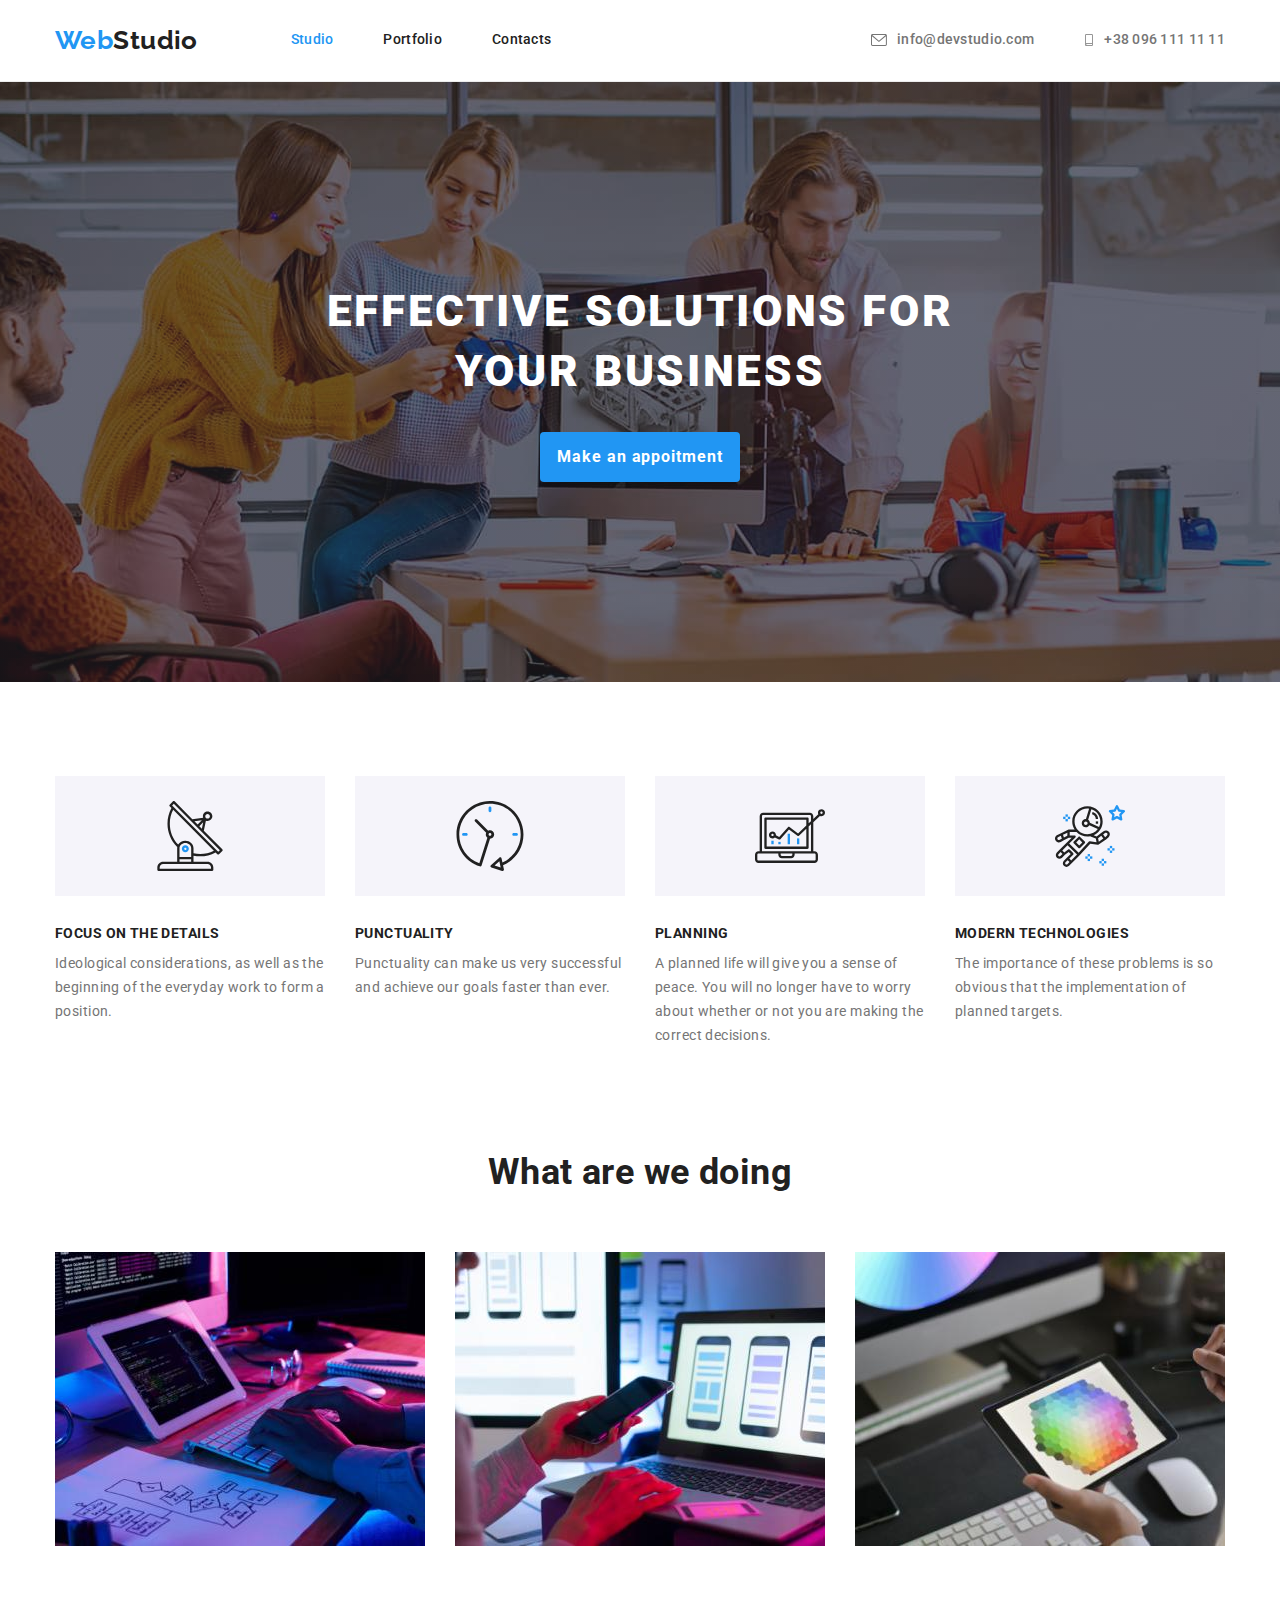
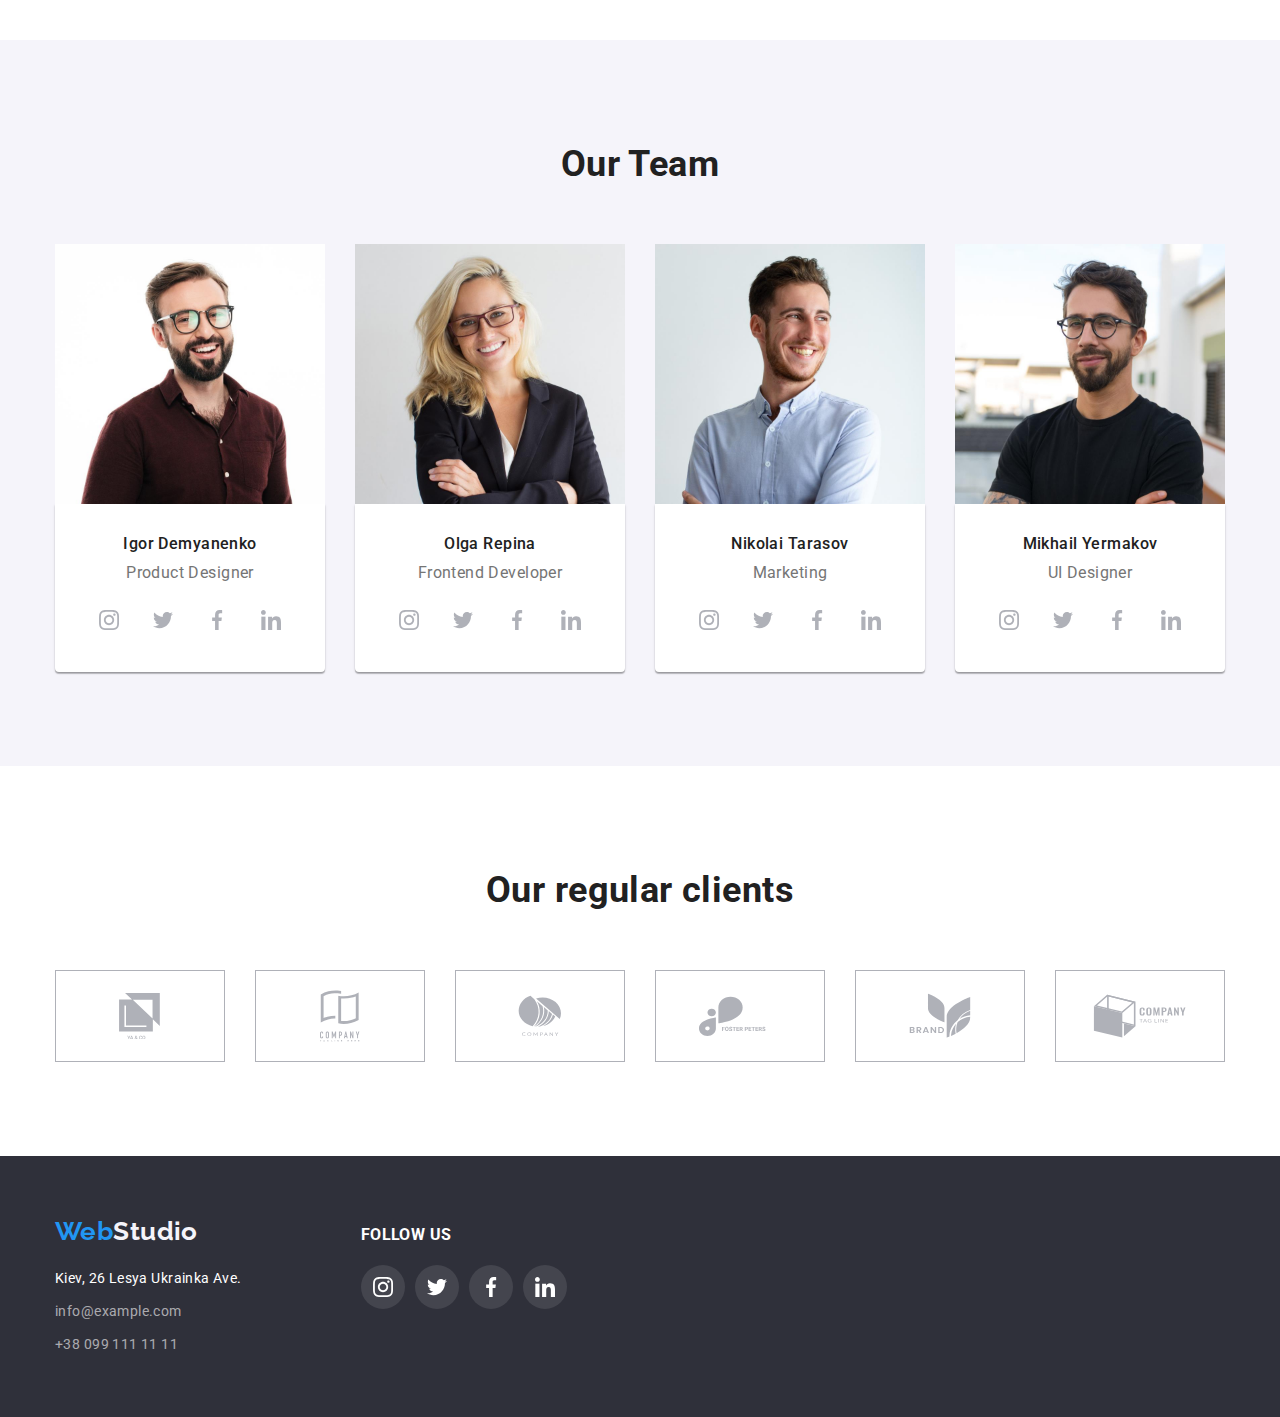
<file: index.html>
<!DOCTYPE html>
<html lang="en">
  <head>
    <meta charset="UTF-8" />
    <meta http-equiv="X-UA-Compatible" content="IE=edge" />
    <meta name="viewport" content="width=device-width, initial-scale=1.0" />
    <title>Web Studio</title>
    <link
      rel="stylesheet"
      href="https://cdnjs.cloudflare.com/ajax/libs/modern-normalize/1.0.0/modern-normalize.min.css"
    />
    <link rel="preconnect" href="https://fonts.gstatic.com" />
    <link
      href="https://fonts.googleapis.com/css2?family=Raleway:wght@700&family=Roboto:wght@400;500;700;900&display=swap"
      rel="stylesheet"
    />
    <link rel="stylesheet" href="./css/styles.css" />
  </head>
  <body>
    <header class="page-header">
      <div class="header-flex container">
        <a class="link logo nohover nofocus" href="./index.html"><span class="blue">Web</span>Studio</a>
        <nav>
          <ul class="site-nav list">
            <li class="nav-item"><a class="link current" href="./index.html">Studio</a></li>
            <li class="nav-item"><a class="link" href="./portfolio.html">Portfolio</a></li>
            <li class="nav-item"><a class="link" href="">Contacts</a></li>
          </ul>
        </nav>
        <ul class="contacts list">
          <li class="contact-item">
            <a class="contact-link link" href="mailto:info@devstudio.com">
              <svg class="contacts-icon" width="16" height="12">
                <use href="./images/icons.svg#icon-mail"></use>
              </svg>
              info@devstudio.com
            </a>
          </li>
          <li class="contact-item">
            <a class="contact-link link" href="tel:+380961111111">
              <svg class="contacts-icon" width="10" height="12">
                <use href="./images/icons.svg#icon-tel"></use>
              </svg>
              +38 096 111 11 11
            </a>
          </li>
        </ul>
      </div>
    </header>
    <main>
      <section class="hero section">
        <div class="container">
          <h1 class="page-title">Effective solutions for your business</h1>
          <button class="studio-btn" type="button">Make an appoitment</button>
        </div>
      </section>
      <section class="section">
        <div class="container">
          <h2 class="section-title visually-hidden">Our values</h2>
          <ul class="card-set list">
            <li class="values-item item">
              <div class="values-bg-icon">
                <svg class="values-icon" width="70" height="70">
                  <use href="./images/icons.svg#icon-antenna"></use>
                </svg>
              </div>
              <h3 class="values-point">Focus on the details</h3>
              <p class="values-text">
                Ideological considerations, as well as the beginning of the everyday work to form a position.
              </p>
            </li>
            <li class="values-item item">
              <div class="values-bg-icon">
                <svg class="values-icon" width="70" height="70">
                  <use href="./images/icons.svg#icon-clock"></use>
                </svg>
              </div>
              <h3 class="values-point">Punctuality</h3>
              <p class="values-text">Punctuality can make us very successful and achieve our goals faster than ever.</p>
            </li>

            <li class="values-item item">
              <div class="values-bg-icon">
                <svg class="values-icon" width="70" height="70">
                  <use href="./images/icons.svg#icon-diagram"></use>
                </svg>
              </div>
              <h3 class="values-point">Planning</h3>
              <p class="values-text">
                A planned life will give you a sense of peace. You will no longer have to worry about whether or not you
                are making the correct decisions.
              </p>
            </li>

            <li class="values-item item">
              <div class="values-bg-icon">
                <svg class="values-icon" width="70" height="70">
                  <use href="./images/icons.svg#icon-astronaut"></use>
                </svg>
              </div>
              <h3 class="values-point">Modern Technologies</h3>
              <p class="values-text">
                The importance of these problems is so obvious that the implementation of planned targets.
              </p>
            </li>
          </ul>
        </div>
      </section>
      <section class="section services">
        <div class="container">
          <h2 class="section-title">What are we doing</h2>
          <ul class="card-set list">
            <li class="service-item item">
              <img src="./images/actions/box_1.jpg" alt="Full Stack Development work" width="370" />
            </li>
            <li class="service-item item">
              <img src="./images/actions/box_2.jpg" alt="Management work" width="370" />
            </li>
            <li class="service-item item"><img src="./images/actions/box_3.jpg" alt="Design work" width="370" /></li>
          </ul>
        </div>
      </section>
      <section class="team section">
        <div class="container">
          <h2 class="section-title">Our Team</h2>
          <ul class="card-set list">
            <li class="team-item item">
              <img src="./images/team/img_1.jpg" width="270" alt="Igor Demyanenko" />
              <div class="team-content">
                <h3 class="team-item-name">Igor Demyanenko</h3>
                <p class="team-item-position">Product Designer</p>
                <ul class="socials list">
                  <li class="social-item">
                    <a href="" class="social-link link" target="_blank" rel="noreferrer noopener">
                      <svg class="social-icon" width="20" height="20">
                        <use href="./images/icons.svg#icon-instagram"></use>
                      </svg>
                    </a>
                  </li>
                  <li class="social-item">
                    <a href="" class="social-link link" target="_blank" rel="noreferrer noopener">
                      <svg class="social-icon" width="20" height="20">
                        <use href="./images/icons.svg#icon-twitter"></use>
                      </svg>
                    </a>
                  </li>
                  <li class="social-item">
                    <a href="" class="social-link link" target="_blank" rel="noreferrer noopener">
                      <svg class="social-icon" width="20" height="20">
                        <use href="./images/icons.svg#icon-facebook"></use>
                      </svg>
                    </a>
                  </li>
                  <li class="social-item">
                    <a href="" class="social-link link" target="_blank" rel="noreferrer noopener">
                      <svg class="social-icon" width="20" height="20">
                        <use href="./images/icons.svg#icon-linkedin"></use>
                      </svg>
                    </a>
                  </li>
                </ul>
              </div>
            </li>
            <li class="team-item item">
              <img src="./images/team/img_2.jpg" width="270" alt="Olga Repina" />
              <div class="team-content">
                <h3 class="team-item-name">Olga Repina</h3>
                <p class="team-item-position">Frontend Developer</p>
                <ul class="socials list">
                  <li class="social-item">
                    <a href="" class="social-link link" target="_blank" rel="noreferrer noopener">
                      <svg class="social-icon" width="20" height="20">
                        <use href="./images/icons.svg#icon-instagram"></use>
                      </svg>
                    </a>
                  </li>
                  <li class="social-item">
                    <a href="" class="social-link link" target="_blank" rel="noreferrer noopener">
                      <svg class="social-icon" width="20" height="20">
                        <use href="./images/icons.svg#icon-twitter"></use>
                      </svg>
                    </a>
                  </li>
                  <li class="social-item">
                    <a href="" class="social-link link" target="_blank" rel="noreferrer noopener">
                      <svg class="social-icon" width="20" height="20">
                        <use href="./images/icons.svg#icon-facebook"></use>
                      </svg>
                    </a>
                  </li>
                  <li class="social-item">
                    <a href="" class="social-link link" target="_blank" rel="noreferrer noopener">
                      <svg class="social-icon" width="20" height="20">
                        <use href="./images/icons.svg#icon-linkedin"></use>
                      </svg>
                    </a>
                  </li>
                </ul>
              </div>
            </li>
            <li class="team-item item">
              <img src="./images/team/img_3.jpg" width="270" alt="Nikolai Tarasov" />
              <div class="team-content">
                <h3 class="team-item-name">Nikolai Tarasov</h3>
                <p class="team-item-position">Marketing</p>
                <ul class="socials list">
                  <li class="social-item">
                    <a href="" class="social-link link" target="_blank" rel="noreferrer noopener">
                      <svg class="social-icon" width="20" height="20">
                        <use href="./images/icons.svg#icon-instagram" width="20" height="20"></use>
                      </svg>
                    </a>
                  </li>
                  <li class="social-item">
                    <a href="" class="social-link link" target="_blank" rel="noreferrer noopener">
                      <svg class="social-icon" width="20" height="20">
                        <use href="./images/icons.svg#icon-twitter" width="20" height="20"></use>
                      </svg>
                    </a>
                  </li>
                  <li class="social-item">
                    <a href="" class="social-link link" target="_blank" rel="noreferrer noopener">
                      <svg class="social-icon" width="20" height="20">
                        <use href="./images/icons.svg#icon-facebook" width="20" height="20"></use>
                      </svg>
                    </a>
                  </li>
                  <li class="social-item">
                    <a href="" class="social-link link" target="_blank" rel="noreferrer noopener">
                      <svg class="social-icon" width="20" height="20">
                        <use href="./images/icons.svg#icon-linkedin" width="20" height="20"></use>
                      </svg>
                    </a>
                  </li>
                </ul>
              </div>
            </li>
            <li class="team-item item">
              <img src="./images/team/img_4.jpg" width="270" alt="Mikhail Yermakov" />
              <div class="team-content">
                <h3 class="team-item-name">Mikhail Yermakov</h3>
                <p class="team-item-position">UI Designer</p>
                <ul class="socials list">
                  <li class="social-item">
                    <a href="" class="social-link link" target="_blank" rel="noreferrer noopener">
                      <svg class="social-icon" width="20" height="20">
                        <use href="./images/icons.svg#icon-instagram"></use>
                      </svg>
                    </a>
                  </li>
                  <li class="social-item">
                    <a href="" class="social-link link" target="_blank" rel="noreferrer noopener">
                      <svg class="social-icon" width="20" height="20">
                        <use href="./images/icons.svg#icon-twitter"></use>
                      </svg>
                    </a>
                  </li>
                  <li class="social-item">
                    <a href="" class="social-link link" target="_blank" rel="noreferrer noopener">
                      <svg class="social-icon" width="20" height="20">
                        <use href="./images/icons.svg#icon-facebook"></use>
                      </svg>
                    </a>
                  </li>
                  <li class="social-item">
                    <a href="" class="social-link link" target="_blank" rel="noreferrer noopener">
                      <svg class="social-icon" width="20" height="20">
                        <use href="./images/icons.svg#icon-linkedin"></use>
                      </svg>
                    </a>
                  </li>
                </ul>
              </div>
            </li>
          </ul>
        </div>
      </section>
      <section class="section">
        <div class="container">
          <h2 class="section-title">Our regular clients</h2>
          <ul class="clients list card-set">
            <li class="client-item item">
              <a href="" class="client-link link" target="_blank" rel="noreferrer noopener">
                <svg class="client-icon" width="41" height="46.7">
                  <use href="./images/icons.svg#icon-logo-0"></use>
                </svg>
              </a>
            </li>
            <li class="client-item item">
              <a href="" class="client-link link" target="_blank" rel="noreferrer noopener">
                <svg class="client-icon" width="40" height="52">
                  <use href="./images/icons.svg#icon-logo-1"></use>
                </svg>
              </a>
            </li>
            <li class="client-item item">
              <a href="" class="client-link link" target="_blank" rel="noreferrer noopener">
                <svg class="client-icon" width="43.46" height="41.18">
                  <use href="./images/icons.svg#icon-logo-2"></use>
                </svg>
              </a>
            </li>
            <li class="client-item item">
              <a href="" class="client-link link" target="_blank" rel="noreferrer noopener">
                <svg class="client-icon" width="84.44" height="40.62">
                  <use href="./images/icons.svg#icon-logo-3"></use>
                </svg>
              </a>
            </li>
            <li class="client-item item">
              <a href="" class="client-link link" target="_blank" rel="noreferrer noopener">
                <svg class="client-icon" width="62.54" height="45.43">
                  <use href="./images/icons.svg#icon-logo-4"></use>
                </svg>
              </a>
            </li>
            <li class="client-item item">
              <a href="" class="client-link link" target="_blank" rel="noreferrer noopener">
                <svg class="client-icon" width="93.79" height="43.93">
                  <use href="./images/icons.svg#icon-logo-5"></use>
                </svg>
              </a>
            </li>
          </ul>
        </div>
      </section>
    </main>
    <footer class="footer-page">
      <div class="footer-info container">
        <div class="footer-address">
          <a class="link logo white nohover nofocus" href="./index.html"><span class="blue">Web</span>Studio</a>
          <address class="address">
            <ul class="list">
              <li class="footer-item white">
                <a class="link" href="https://goo.gl/maps/UTHVrbyp5F8tHb4Z7">Kiev, 26 Lesya Ukrainka Ave.</a>
              </li>
              <li class="footer-item">
                <a class="link footer-contacts" href="mailto:info@devstudio.com">info@example.com</a>
              </li>
              <li class="footer-item">
                <a class="link footer-contacts" href="tel:+380961111111">+38 099 111 11 11</a>
              </li>
            </ul>
          </address>
        </div>
        <div class="footer-social">
          <h3 class="title-social">Follow us</h3>
          <ul class="socials list">
            <li class="social-item">
              <a href="" class="social-link footer link" target="_blank" rel="noreferrer noopener">
                <svg class="social-icon" width="20" height="20">
                  <use href="./images/icons.svg#icon-instagram"></use>
                </svg>
              </a>
            </li>
            <li class="social-item">
              <a href="" class="social-link footer link" target="_blank" rel="noreferrer noopener">
                <svg class="social-icon" width="20" height="20">
                  <use href="./images/icons.svg#icon-twitter"></use>
                </svg>
              </a>
            </li>
            <li class="social-item">
              <a href="" class="social-link footer link" target="_blank" rel="noreferrer noopener">
                <svg class="social-icon" width="20" height="20">
                  <use href="./images/icons.svg#icon-facebook"></use>
                </svg>
              </a>
            </li>
            <li class="social-item">
              <a href="" class="social-link footer link" target="_blank" rel="noreferrer noopener">
                <svg class="social-icon" width="20" height="20">
                  <use href="./images/icons.svg#icon-linkedin"></use>
                </svg>
              </a>
            </li>
          </ul>
        </div>
      </div>
    </footer>
  </body>
</html>
</file>
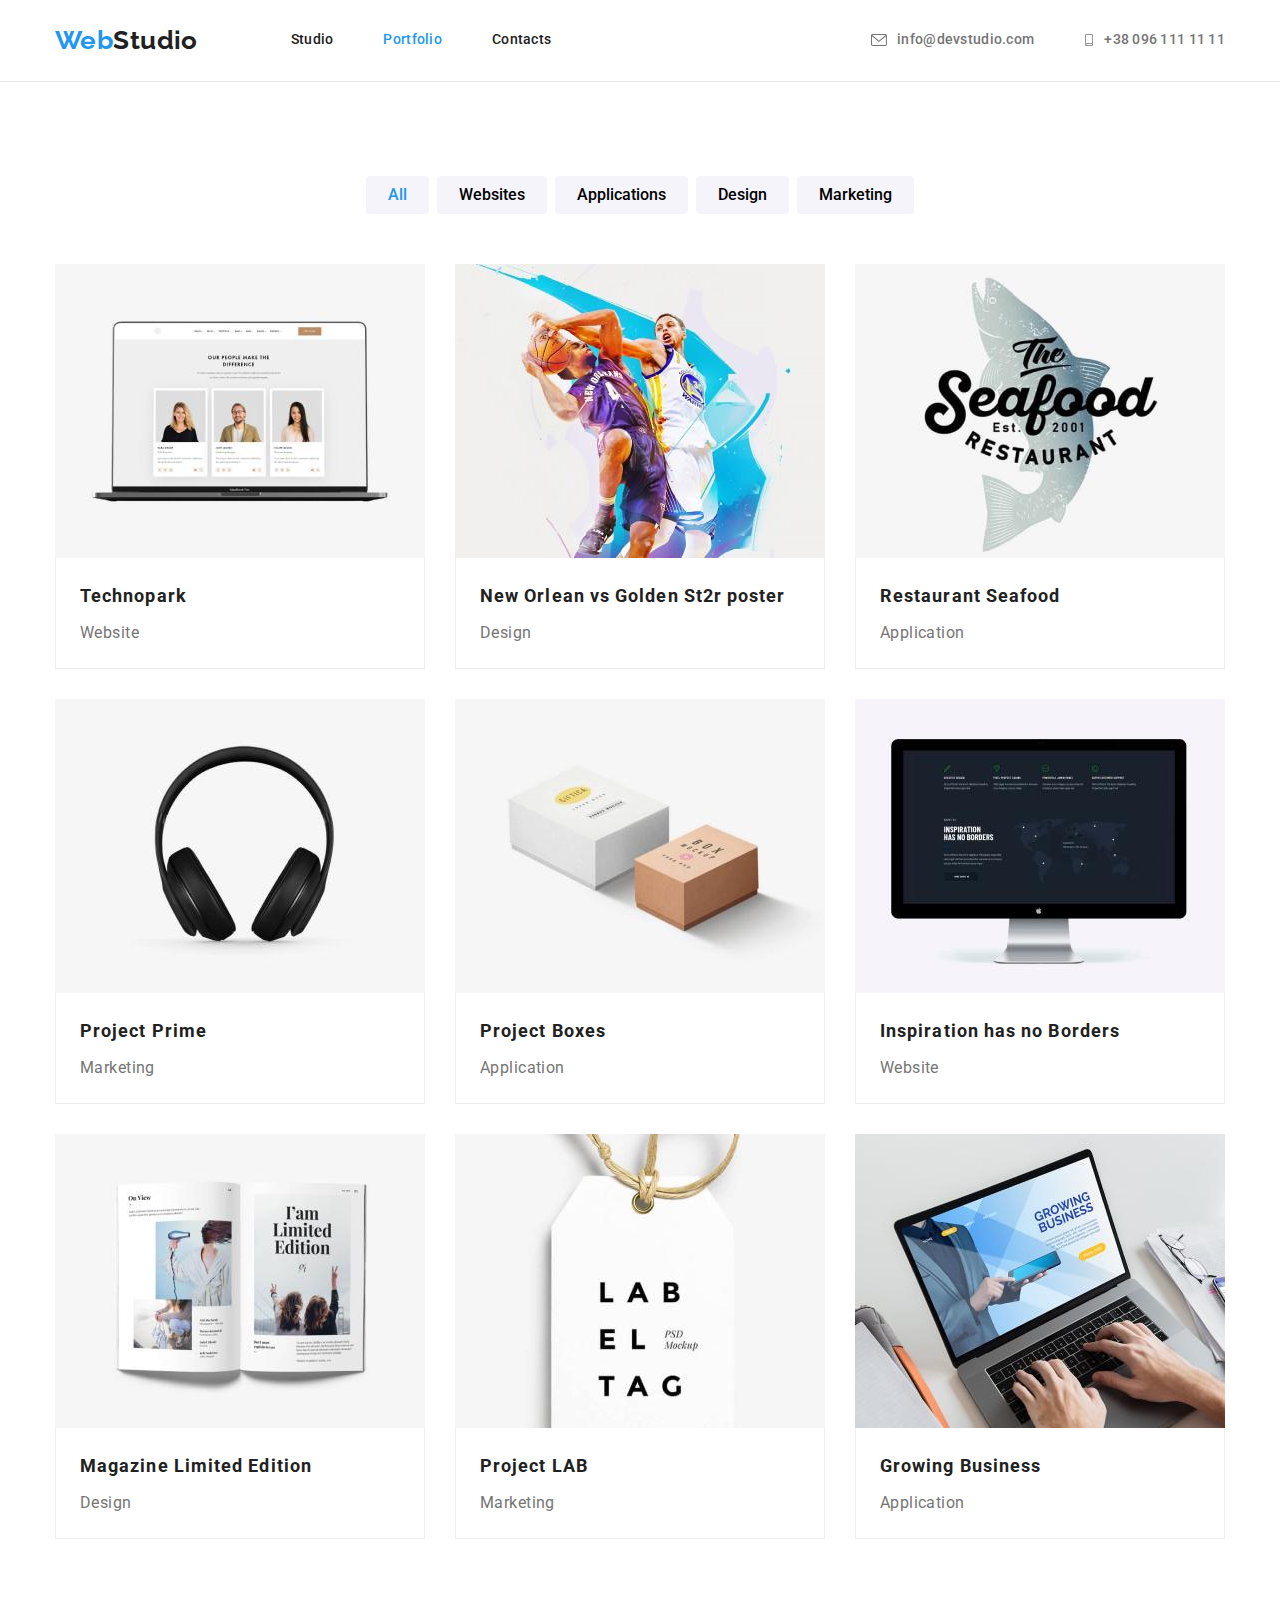
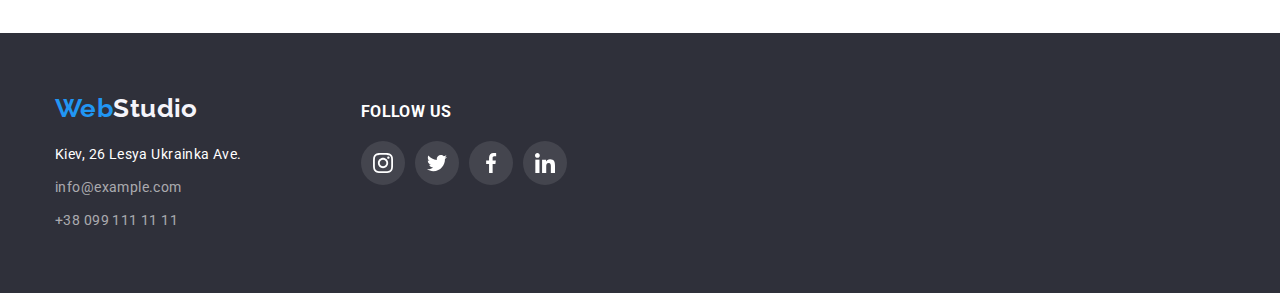
<file: portfolio.html>
<!DOCTYPE html>
<html lang="en">
  <head>
    <meta charset="UTF-8" />
    <meta http-equiv="X-UA-Compatible" content="IE=edge" />
    <meta name="viewport" content="width=device-width, initial-scale=1.0" />
    <title>Portfolio</title>
    <link
      rel="stylesheet"
      href="https://cdnjs.cloudflare.com/ajax/libs/modern-normalize/1.0.0/modern-normalize.min.css"
    />
    <link rel="preconnect" href="https://fonts.gstatic.com" />
    <link
      href="https://fonts.googleapis.com/css2?family=Raleway:wght@700&family=Roboto:wght@400;500;700;900&display=swap"
      rel="stylesheet"
    />
    <link rel="stylesheet" href="./css/styles.css" />
  </head>
  <body>
    <header class="page-header">
      <div class="header-flex container">
        <a class="link logo nohover nofocus" href="./index.html"><span class="blue">Web</span>Studio</a>
        <nav>
          <ul class="site-nav list">
            <li class="nav-item"><a class="link" href="./index.html">Studio</a></li>
            <li class="nav-item"><a class="link current" href="./portfolio.html">Portfolio</a></li>
            <li class="nav-item"><a class="link" href="">Contacts</a></li>
          </ul>
        </nav>
        <ul class="contacts list">
          <li class="contact-item">
            <a class="contact-link link" href="mailto:info@devstudio.com">
              <svg class="contacts-icon" width="16" height="12">
                <use href="./images/icons.svg#icon-mail"></use>
              </svg>
              info@devstudio.com
            </a>
          </li>
          <li class="contact-item">
            <a class="contact-link link" href="tel:+380961111111">
              <svg class="contacts-icon" width="10" height="12">
                <use href="./images/icons.svg#icon-tel"></use>
              </svg>
              +38 096 111 11 11
            </a>
          </li>
        </ul>
      </div>
    </header>
    <main>
      <section class="section">
        <div class="container">
          <h1 class="visually-hidden">Our Portfolio</h1>
          <ul class="portfolio-filter list">
            <li class="filter-item"><button class="portfolio-btn current" type="button">All</button></li>
            <li class="filter-item"><button class="portfolio-btn" type="button">Websites</button></li>
            <li class="filter-item"><button class="portfolio-btn" type="button">Applications</button></li>
            <li class="filter-item"><button class="portfolio-btn" type="button">Design</button></li>
            <li class="filter-item"><button class="portfolio-btn" type="button">Marketing</button></li>
          </ul>
          <ul class="card-set list">
            <li class="portfolio-item item">
              <a href="" class="portfolio-link">
                <img src="./images/works/project_1.jpg" width="370" alt="Technopark website" />
                <div class="portfolio-content">
                  <h3 class="portfolio-item-name">Technopark</h3>
                  <p class="portfolio-item-type">Website</p>
                </div>
              </a>
            </li>
            <li class="portfolio-item item">
              <a href="" class="portfolio-link">
                <img src="./images/works/project_2.jpg" width="370" alt="Poster for basketball" />
                <div class="portfolio-content">
                  <h3 class="portfolio-item-name">New Orlean vs Golden St2r poster</h3>
                  <p class="portfolio-item-type">Design</p>
                </div>
              </a>
            </li>
            <li class="portfolio-item item">
              <a href="" class="portfolio-link">
                <img src="./images/works/project_3.jpg" width="370" alt="Restaurant's logo" />
                <div class="portfolio-content">
                  <h3 class="portfolio-item-name">Restaurant Seafood</h3>
                  <p class="portfolio-item-type">Application</p>
                </div>
              </a>
            </li>
            <li class="portfolio-item item">
              <a href="" class="portfolio-link">
                <img src="./images/works/project_4.jpg" width="370" alt="Headphones" />
                <div class="portfolio-content">
                  <h3 class="portfolio-item-name">Project Prime</h3>
                  <p class="portfolio-item-type">Marketing</p>
                </div>
              </a>
            </li>
            <li class="portfolio-item item">
              <a href="" class="portfolio-link">
                <img src="./images/works/project_5.jpg" width="370" alt="Two boxes" />
                <div class="portfolio-content">
                  <h3 class="portfolio-item-name">Project Boxes</h3>
                  <p class="portfolio-item-type">Application</p>
                </div>
              </a>
            </li>
            <li class="portfolio-item item">
              <a href="" class="portfolio-link">
                <img src="./images/works/project_6.jpg" width="370" alt="Monitor with website's start page" />
                <div class="portfolio-content">
                  <h3 class="portfolio-item-name">Inspiration has no Borders</h3>
                  <p class="portfolio-item-type">Website</p>
                </div>
              </a>
            </li>
            <li class="portfolio-item item">
              <a href="" class="portfolio-link">
                <img src="./images/works/project_7.jpg" width="370" alt="Magazine's page" />
                <div class="portfolio-content">
                  <h3 class="portfolio-item-name">Magazine Limited Edition</h3>
                  <p class="portfolio-item-type">Design</p>
                </div>
              </a>
            </li>
            <li class="portfolio-item item">
              <a href="" class="portfolio-link">
                <img src="./images/works/project_8.jpg" width="370" alt="Lab's logo" />
                <div class="portfolio-content">
                  <h3 class="portfolio-item-name">Project LAB</h3>
                  <p class="portfolio-item-type">Marketing</p>
                </div>
              </a>
            </li>
            <li class="portfolio-item item">
              <a href="" class="portfolio-link">
                <img src="./images/works/project_9.jpg" width="370" alt="Laptop with application's start page" />
                <div class="portfolio-content">
                  <h3 class="portfolio-item-name">Growing Business</h3>
                  <p class="portfolio-item-type">Application</p>
                </div>
              </a>
            </li>
          </ul>
        </div>
      </section>
    </main>
    <footer class="footer-page">
      <div class="footer-info container">
        <div class="footer-address">
          <a class="link logo white nohover nofocus" href="./index.html"><span class="blue">Web</span>Studio</a>
          <address class="address">
            <ul class="list">
              <li class="footer-item white">
                <a class="link" href="https://goo.gl/maps/UTHVrbyp5F8tHb4Z7">Kiev, 26 Lesya Ukrainka Ave.</a>
              </li>
              <li class="footer-item">
                <a class="link footer-contacts" href="mailto:info@devstudio.com">info@example.com</a>
              </li>
              <li class="footer-item">
                <a class="link footer-contacts" href="tel:+380961111111">+38 099 111 11 11</a>
              </li>
            </ul>
          </address>
        </div>
        <div class="footer-social">
          <h3 class="title-social">Follow us</h3>
          <ul class="socials list">
            <li class="social-item">
              <a href="" class="social-link footer link" target="_blank" rel="noreferrer noopener">
                <svg class="social-icon" width="20" height="20">
                  <use href="./images/icons.svg#icon-instagram"></use>
                </svg>
              </a>
            </li>
            <li class="social-item">
              <a href="" class="social-link footer link" target="_blank" rel="noreferrer noopener">
                <svg class="social-icon" width="20" height="20">
                  <use href="./images/icons.svg#icon-twitter"></use>
                </svg>
              </a>
            </li>
            <li class="social-item">
              <a href="" class="social-link footer link" target="_blank" rel="noreferrer noopener">
                <svg class="social-icon" width="20" height="20">
                  <use href="./images/icons.svg#icon-facebook"></use>
                </svg>
              </a>
            </li>
            <li class="social-item">
              <a href="" class="social-link footer link" target="_blank" rel="noreferrer noopener">
                <svg class="social-icon" width="20" height="20">
                  <use href="./images/icons.svg#icon-linkedin"></use>
                </svg>
              </a>
            </li>
          </ul>
        </div>
      </div>
    </footer>
  </body>
</html>
</file>
<file: css/styles.css>
:root {
  --accent-color: #2196f3;

  --main-text-color: #212121;
  --alt-text-color: #757575;

  --main-title-color: #212121;
  --alt-title-color: #ffffff;

  --dark-bg: #2f303a;
  --light-bg: #f5f4fa;

  --main-font: 'Roboto', sans-serif;
  --logo-font: 'Raleway', sans-serif;

  --card-set-gap: 30px;
}

body {
  font-family: var(--main-font);
  font-size: 14px;
  letter-spacing: 0.03em;
  color: var(--main-text-color);
}

.visually-hidden {
  position: absolute !important;
  clip: rect(1px 1px 1px 1px);
  clip: rect(1px, 1px, 1px, 1px);
  padding: 0 !important;
  border: 0 !important;
  height: 1px !important;
  width: 1px !important;
  overflow: hidden;
}

h1,
h2,
h3,
p {
  margin: 0;
}

.list {
  list-style: none;
  padding: 0;
  margin: 0;
}

.link {
  color: inherit;
  text-decoration: none;
}

.link:not(.nohover):hover,
.link:not(.nofocus):focus {
  color: var(--accent-color);
}

img {
  display: block;
  width: 100%;
  height: auto;
}

.current {
  color: var(--accent-color);
}

.container {
  width: 1200px;
  padding-left: 15px;
  padding-right: 15px;
  margin-left: auto;
  margin-right: auto;
}

.address {
  font-style: inherit;
}

/* header */

.page-header {
  border-bottom: 1px solid #ececec;
}

.header-flex {
  display: flex;
  align-items: center;
}

.logo {
  font-family: var(--logo-font);
  font-weight: 700;
  font-size: 26px;
  line-height: 1.19;
  margin-right: 93px;
  padding-top: 25px;
  padding-bottom: 25px;
}

.logo > .blue {
  color: var(--accent-color);
}

.site-nav {
  display: flex;
}

.nav-item:not(:last-child) {
  margin-right: 50px;
}

.site-nav .link {
  display: block;
  padding-top: 32px;
  padding-bottom: 32px;

  font-weight: 500;
  line-height: 1.14;
  letter-spacing: 0.02em;
}
.contacts {
  display: flex;
  margin-left: auto;
}
.contact-link {
  display: flex;
  align-items: center;
  padding-top: 32px;
  padding-bottom: 32px;

  font-weight: 500;
  line-height: 1.14;
  letter-spacing: 0.02em;
  color: var(--alt-text-color);
}

.contact-item:not(:last-child) {
  margin-right: 50px;
}

.contacts-icon {
  display: inline-block;
  fill: currentColor;
  margin-right: 10px;
}

.section {
  padding-top: 94px;
  padding-bottom: 94px;
}

/* buttons */

.studio-btn {
  margin-left: auto;
  margin-right: auto;
  box-shadow: 0px 4px 4px rgba(0, 0, 0, 0.15);
  border: none;
  border-radius: 4px;
  min-width: 200px;
  min-height: 50px;

  font-weight: 700;
  font-size: 16px;
  line-height: 1.87;
  text-align: center;
  letter-spacing: 0.06em;
  background-color: var(--accent-color);
  cursor: pointer;
  color: #ffffff;
}

.studio-btn:hover,
.studio-btn:focus {
  color: var(--accent-color);
  background-color: var(--light-bg);
}

/* hero */

.hero {
  height: 600px;
  max-width: 1600px;
  text-align: center;
  margin: 0 auto;
  padding-top: 200px;
  padding-bottom: 200px;

  background-color: var(--dark-bg);
  background-image: linear-gradient(to right, rgba(47, 48, 58, 0.4), rgba(47, 48, 58, 0.4)),
    url('../images/hero_bg.jpg');
  background-repeat: no-repeat;
  background-position: center;
  background-size: cover;
}

.page-title {
  max-width: 630px;
  margin-left: auto;
  margin-right: auto;
  margin-bottom: 30px;

  font-weight: 900;
  font-size: 44px;
  line-height: 1.36;
  text-align: center;
  letter-spacing: 0.06em;
  text-transform: uppercase;
  color: var(--alt-title-color);
}

.section-title {
  margin-bottom: 50px;

  font-weight: 700;
  font-size: 36px;
  line-height: 1.67;
  text-align: center;
}

/* Values */

.card-set {
  display: flex;
  flex-wrap: wrap;
  margin-left: calc(-1 * var(--card-set-gap));
  margin-top: calc(-1 * var(--card-set-gap));
}

.item {
  margin-left: var(--card-set-gap);
  margin-top: var(--card-set-gap);
}

.values-item {
  flex-basis: calc((100% - var(--card-set-gap) * 4) / 4);
}

.values-bg-icon {
  padding: 25px 100px;
  margin-bottom: 30px;

  height: 120px;
  background-color: var(--light-bg);
}

.values-point {
  margin-bottom: 10px;

  font-weight: 700;
  font-size: 14px;
  line-height: 1.14;
  text-transform: uppercase;
}

.values-text {
  line-height: 1.71;
  color: var(--alt-text-color);
}

/* services */

.services {
  padding-top: 0;
}

.service-item {
  flex-basis: calc((100% - 3 * var(--card-set-gap)) / 3);
}

/* team */

.team {
  background-color: var(--light-bg);
}

.team-item {
  flex-basis: calc((100% - var(--card-set-gap) * 4) / 4);
  text-align: center;
}

.team-content {
  padding: 30px 24px;

  background-color: #ffffff;
  box-shadow: 0px 1px 3px rgba(0, 0, 0, 0.12), 0px 1px 1px rgba(0, 0, 0, 0.14), 0px 2px 1px rgba(0, 0, 0, 0.2);
  border-radius: 0px 0px 4px 4px;
}

.team-item-name {
  margin-bottom: 10px;

  font-weight: 500;
  font-size: 16px;
  line-height: 1.19;
}

.team-item-position {
  margin-bottom: 16px;

  color: var(--alt-text-color);
  font-size: 16px;
  line-height: 1.19;
}

.socials {
  display: flex;
  align-items: center;
  justify-content: center;
}

.social-item {
  width: 44px;
  height: 44px;
}

.social-item:not(:last-child) {
  margin-right: 10px;
}

.social-link {
  display: flex;
  justify-content: center;
  align-items: center;
  width: 100%;
  height: 100%;
  color: #afb1b8;
  border-radius: 50%;
}

.social-link.footer {
  color: #ffffff;
  background-color: rgba(255, 255, 255, 0.1);
}

.social-link:hover,
.social-link:focus {
  color: #ffffff;
  background-color: var(--accent-color);
}

.social-link:hover .social-icon,
.social-link:focus .social-icon {
  color: #ffffff;
}

.social-icon {
  display: inline-block;

  fill: currentColor;
}

/* Clients */

.clients {
  display: flex;
  align-items: center;
}

.client-item {
  flex-basis: calc((100% - 6 * var(--card-set-gap)) / 6);
  height: 92px;
}

.client-link {
  display: flex;
  justify-content: center;
  align-items: center;
  width: 100%;
  height: 100%;

  color: #afb1b8;
  border: 1px solid #afb1b8;
}

.client-link:hover,
.client-link:focus {
  color: var(--accent-color);
  border: 1px solid var(--accent-color);
}

.client-icon {
  fill: currentColor;
}

/* PORTFOLIO PAGE */

.portfolio-filter {
  display: flex;
  justify-content: center;
  margin-bottom: 50px;
}

.filter-item:not(:last-child) {
  margin-right: 8px;
}

.portfolio-btn {
  padding: 6px 22px;
  border-radius: 4px;

  font-weight: 500;
  font-size: 16px;
  line-height: 1.62;
  text-align: center;
  cursor: pointer;
  border: none;
  background-color: var(--light-bg);
}

.portfolio-btn:hover,
.portfolio-btn:focus {
  box-shadow: 0px 3px 1px rgba(0, 0, 0, 0.1), 0px 1px 2px rgba(0, 0, 0, 0.08), 0px 2px 2px rgba(0, 0, 0, 0.12);
  color: var(--alt-title-color);
  background-color: var(--accent-color);
  outline: none;
}

.portfolio-link {
  display: block;
  color: inherit;
  text-decoration: none;
}

.portfolio-link:hover,
.portfolio-link:focus {
  box-shadow: 0px 1px 1px rgba(0, 0, 0, 0.12), 0px 4px 4px rgba(0, 0, 0, 0.06), 1px 4px 6px rgba(0, 0, 0, 0.16);
}

.portfolio-item {
  flex-basis: calc((100% - 3 * var(--card-set-gap)) / 3);
}

.portfolio-content {
  padding: 20px 24px;
  border: 1px solid #eeeeee;
  border-top: none;
}

.portfolio-item-name {
  margin-bottom: 4px;
  font-weight: 700;
  font-size: 18px;
  line-height: 2;
  letter-spacing: 0.06em;
}

.portfolio-item-type {
  font-size: 16px;
  line-height: 1.87;
  color: var(--alt-text-color);
}

/* footer */

.footer-page {
  background-color: var(--dark-bg);
}

.logo.white {
  display: block;
  padding: 0;
  margin-bottom: 20px;

  color: var(--light-bg);
}

.footer-info {
  display: flex;
  align-items: baseline;
  padding-top: 60px;
  padding-bottom: 60px;
}
.footer-address {
  margin-right: 70px;
}
.footer-item {
  line-height: 1.71;
}

.footer-item.white {
  color: var(--alt-title-color);
}

.footer-item:not(:last-child) {
  margin-bottom: 9px;
}

.footer-contacts {
  color: rgba(255, 255, 255, 0.6);
}

.title-social {
  margin-bottom: 20px;
  display: flex;
  align-items: baseline;

  font-weight: 700;
  line-height: 1.14;
  text-transform: uppercase;
  color: var(--alt-title-color);
}
</file>
